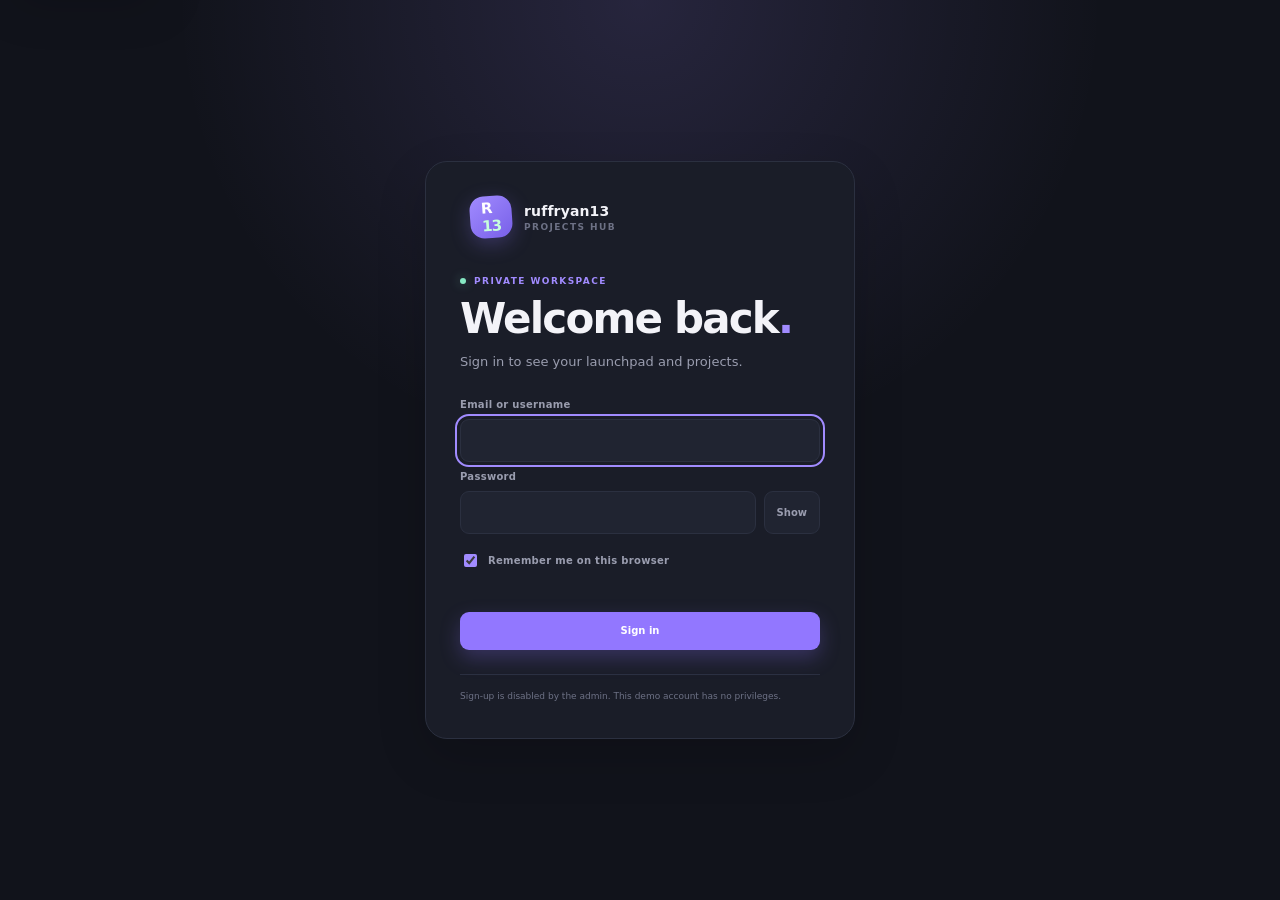
<file: index.html>
<!doctype html>
<html lang="en" data-theme="dark">
  <head>
    <meta charset="utf-8">
    <meta name="viewport" content="width=device-width, initial-scale=1">
    <meta name="theme-color" content="#11131b">
    <meta name="description" content="Ruffryan13 Projects — a personal hub for learning, games, and useful tools.">
    <title>Ruffryan13 Projects</title>
    <link rel="icon" href="ruffryan13-world.png" type="image/png">
    <link rel="stylesheet" href="styles.css?v=4c70fb8">
    <link rel="stylesheet" href="motion.css?v=test-login-20261125-1">
    <script src="auth.js?v=login-gate-20261125-1" defer></script>
    <script src="chess.js?v=4c70fb8" defer></script>
    <script src="app.js?v=provider-setup-20261125-1" defer></script>
    <script src="app-features.js?v=provider-setup-20261125-1" defer></script>
  </head>
  <body>
    <main class="auth-gate" id="auth-gate" aria-labelledby="auth-title">
      <div class="auth-card">
        <div class="brand auth-brand" aria-label="Ruffryan13 Projects">
          <span class="brand-mark">R<span>13</span></span>
          <span class="brand-copy"><strong>ruffryan13</strong><small>PROJECTS HUB</small></span>
        </div>
        <div class="eyebrow"><span class="live-pip"></span> PRIVATE WORKSPACE</div>
        <h1 id="auth-title">Welcome back<span class="heading-dot">.</span></h1>
        <p class="auth-intro">Sign in to see your launchpad and projects.</p>
        <form class="auth-form" id="auth-form">
          <label for="auth-identity">Email or username</label>
          <input id="auth-identity" name="identity" type="text" autocomplete="username" required autofocus>
          <label for="auth-password">Password</label>
          <div class="auth-password-row">
            <input id="auth-password" name="password" type="password" autocomplete="current-password" required>
            <button class="auth-password-toggle" id="auth-password-toggle" type="button" aria-pressed="false">Show</button>
          </div>
          <label class="auth-remember"><input id="auth-remember" type="checkbox" checked> Remember me on this browser</label>
          <p class="auth-feedback" id="auth-feedback" role="alert" aria-live="polite"></p>
          <button class="button button-primary auth-submit" type="submit">Sign in</button>
        </form>
        <p class="auth-note">Sign-up is disabled by the admin. This demo account has no privileges.</p>
      </div>
    </main>
    <a class="skip-link" href="#main-content">Skip to content</a>
    <div class="app-shell" id="launchpad-shell" hidden>
      <aside class="sidebar" aria-label="Main navigation">
        <a class="brand" href="#" aria-label="Ruffryan13 Projects home">
          <span class="brand-mark">R<span>13</span></span>
          <span class="brand-copy"><strong>ruffryan13</strong><small>PROJECTS HUB</small></span>
        </a>

        <div class="side-label">WORKSPACE</div>
        <nav class="side-nav">
          <button class="nav-item active" data-filter="all" aria-pressed="true"><span aria-hidden="true">◈</span> Overview</button>
          <button class="nav-item" data-filter="learn" aria-pressed="false"><span aria-hidden="true">✦</span> Learn</button>
          <button class="nav-item" data-filter="play" aria-pressed="false"><span aria-hidden="true">▣</span> Play</button>
          <button class="nav-item" data-filter="tools" aria-pressed="false"><span aria-hidden="true">⌘</span> Tools</button>
          <button class="nav-item" data-filter="connect" aria-pressed="false"><span aria-hidden="true">⌁</span> Connect</button>
        </nav>

        <div class="side-spacer"></div>
        <div class="sidebar-note">
          <span class="note-spark">✳</span>
          <p>A little corner of the web, made for you.</p>
        </div>
        <button class="nav-item side-settings" data-open="settings"><span>⚙</span> Settings</button>
        <div class="profile-chip">
          <span class="avatar">R</span>
          <span><strong>Ruffryan13</strong><small>Personal space</small></span>
          <span class="profile-dot" aria-label="Offline preview"></span>
        </div>
      </aside>

      <main class="main-content" id="main-content" tabindex="-1">
        <header class="topbar">
          <div class="breadcrumbs"><span>Workspace</span><i>/</i><strong id="crumb-current">Overview</strong></div>
          <div class="top-actions">
            <label class="search-box">
              <span aria-hidden="true">⌕</span>
              <input id="app-search" type="search" placeholder="Find an app..." aria-label="Find an app">
              <kbd>/</kbd>
            </label>
            <button class="icon-button" id="theme-toggle" aria-label="Switch to light theme" title="Toggle theme">☼</button>
            <button class="icon-button notification-button" id="notification-toggle" aria-label="Show notifications" title="Notifications">
              ♧<span class="notification-dot"></span>
            </button>
            <button class="user-button" data-open="login"><span class="avatar small">R</span><span>Sign in</span><span aria-hidden="true">⌄</span></button>
          </div>
        </header>

        <div class="page-wrap">
          <section class="welcome-row">
            <div class="welcome-copy">
              <div class="eyebrow"><span class="live-pip"></span> YOUR PERSONAL LAUNCHPAD</div>
              <h1>Make room for <em>what’s next.</em></h1>
              <p>Learn something new, jump into a game, or open a tool. Your projects, all in one place.</p>
              <div class="welcome-actions">
                <a class="button button-primary" href="#launchpad">Explore your apps <span aria-hidden="true">↘</span></a>
                <button class="button button-quiet" data-open="notes">✎ &nbsp;Quick note</button>
              </div>
            </div>
            <div class="hero-art-wrap">
              <div class="art-glow"></div>
              <img class="hero-art" src="ruffryan13-world.png" alt="Square, circle-safe pixel-art computer overlooking a colorful block-built world">
              <span class="art-caption">BUILD YOUR OWN WORLD <b>✳</b></span>
            </div>
          </section>

          <section class="quick-strip" aria-label="Quick status">
            <div class="quick-item"><span class="quick-icon purple">✦</span><span><strong>Curiosity mode</strong><small>Ready when you are</small></span></div>
            <div class="quick-divider"></div>
            <div class="quick-item"><span class="quick-icon green">▣</span><span><strong>Game shelf</strong><small id="game-status">Chess is ready to play</small></span></div>
            <div class="quick-divider"></div>
            <div class="quick-item"><span class="quick-icon orange">☁</span><span><strong>Connected services</strong><small>None connected yet</small></span></div>
            <button class="strip-arrow" data-open="settings" aria-label="Open settings">↗</button>
          </section>

          <section class="launch-section" id="launchpad">
            <div class="section-heading">
              <div>
                <div class="eyebrow">THE GOOD STUFF</div>
                <h2 id="section-title">Your launchpad<span class="heading-dot">.</span></h2>
              </div>
              <div class="view-controls" role="group" aria-label="Filter apps">
                <button class="filter-chip selected" data-filter="all" aria-pressed="true">All apps <span id="app-count">15</span></button>
                <button class="filter-chip" data-filter="learn" aria-pressed="false">Learn</button>
                <button class="filter-chip" data-filter="play" aria-pressed="false">Play</button>
                <button class="filter-chip" data-filter="tools" aria-pressed="false">Tools</button>
                <button class="filter-chip" data-filter="connect" aria-pressed="false">Connect</button>
              </div>
            </div>
            <div class="app-grid" id="app-grid" aria-live="polite"></div>
            <p class="empty-state" id="empty-state" hidden>No apps match that search. Try another word.</p>
          </section>

          <footer class="page-footer">
            <span>RUFFRYAN13 PROJECTS <b>•</b> YOUR SPACE ON THE WEB</span>
            <span>Preview build <i>—</i> integrations need setup</span>
          </footer>
        </div>
      </main>
    </div>

    <div class="toast" id="toast" role="status" aria-live="polite"></div>
    <div class="notification-popover" id="notification-popover" hidden>
      <div class="popover-heading"><strong>Notifications</strong><button id="close-notifications" aria-label="Close notifications">×</button></div>
      <p class="notification-empty">You’re all caught up.<br><span>Updates will show here when services are connected.</span></p>
    </div>

    <dialog class="app-dialog" id="app-dialog" aria-labelledby="dialog-title">
      <button class="dialog-close" id="dialog-close" aria-label="Close">×</button>
      <div class="dialog-icon" id="dialog-icon">✦</div>
      <div class="eyebrow" id="dialog-kicker">APP PREVIEW</div>
      <h2 id="dialog-title">App details</h2>
      <div class="dialog-status" id="dialog-status"></div>
      <p class="dialog-description" id="dialog-description"></p>
      <div id="dialog-extra"></div>
      <div class="dialog-footnote" id="dialog-footnote"></div>
    </dialog>
  </body>
</html>
</file>
<file: styles.css>
/* Generated using AppDeploy UI skill */
:root {
  color-scheme: dark;
  --page: #11131b;
  --sidebar: #151721;
  --panel: #1a1d28;
  --panel-2: #202431;
  --panel-hover: #252a38;
  --line: #2b3040;
  --text: #f3f3f8;
  --muted: #9a9daf;
  --quiet: #6d7185;
  --purple: #a18bff;
  --purple-bright: #9277ff;
  --mint: #86e8c3;
  --orange: #ffc078;
  --shadow: 0 18px 50px #00000028;
  font-family: Inter, ui-sans-serif, system-ui, -apple-system, BlinkMacSystemFont, "Segoe UI", sans-serif;
}

[data-theme="light"] {
  color-scheme: light;
  --page: #f5f5fa;
  --sidebar: #fbfbfe;
  --panel: #ffffff;
  --panel-2: #f0eff7;
  --panel-hover: #e8e5f5;
  --line: #deddea;
  --text: #202031;
  --muted: #65677d;
  --quiet: #85869a;
  --purple: #7051d7;
  --purple-bright: #7658df;
  --mint: #268566;
  --orange: #a56317;
  --shadow: 0 18px 50px #28204412;
}

* { box-sizing: border-box; }
html { scroll-behavior: smooth; }
body { margin: 0; min-width: 320px; background: var(--page); color: var(--text); }
.auth-gate { display: grid; min-height: 100vh; place-items: center; padding: 24px; background: radial-gradient(circle at 50% 0%, color-mix(in srgb, var(--purple) 15%, transparent), transparent 42%), var(--page); }
.auth-gate[hidden], .app-shell[hidden] { display: none; }
.auth-card { width: min(430px, 100%); padding: 34px; border: 1px solid var(--line); border-radius: 22px; background: var(--panel); box-shadow: var(--shadow); }
.auth-brand { padding: 0 0 32px; }
.auth-card h1 { margin: 9px 0 10px; font-size: clamp(30px, 6vw, 42px); letter-spacing: -1.8px; }
.auth-intro { margin: 0 0 26px; color: var(--muted); font-size: 13px; line-height: 1.6; }
.auth-form { display: grid; gap: 9px; }
.auth-form label { color: var(--muted); font-size: 10px; font-weight: 700; letter-spacing: .03em; }
.auth-form input[type="text"], .auth-form input[type="password"] { width: 100%; min-height: 43px; padding: 0 12px; border: 1px solid var(--line); border-radius: 9px; background: var(--panel-2); color: var(--text); font: inherit; }
.auth-password-row { display: flex; gap: 8px; }
.auth-password-row input { min-width: 0; flex: 1; }
.auth-password-toggle { padding: 0 12px; border: 1px solid var(--line); border-radius: 9px; background: var(--panel-2); color: var(--muted); cursor: pointer; font-size: 10px; font-weight: 700; }
.auth-remember { display: flex; align-items: center; gap: 8px; margin: 8px 0 2px; cursor: pointer; }
.auth-remember input { accent-color: var(--purple); }
.auth-submit { width: 100%; margin-top: 5px; }
.auth-feedback { min-height: 1.4em; margin: 3px 0 0; color: #f2aaaa; font-size: 10px; line-height: 1.5; }
.auth-note { margin: 24px 0 0; padding-top: 15px; border-top: 1px solid var(--line); color: var(--quiet); font-size: 9px; line-height: 1.55; }
.skip-link { position: fixed; z-index: 20; top: 10px; left: 10px; padding: 10px 13px; transform: translateY(-160%); border: 1px solid var(--line); border-radius: 9px; background: var(--panel); color: var(--text); box-shadow: var(--shadow); }
.skip-link:focus { transform: translateY(0); }
#main-content:focus { outline: none; }
button, input, textarea { font: inherit; }
button, a { -webkit-tap-highlight-color: transparent; }
button { color: inherit; }
a { color: inherit; text-decoration: none; }
button:focus-visible, a:focus-visible, input:focus-visible, textarea:focus-visible { outline: 2px solid var(--purple); outline-offset: 3px; }

.app-shell { display: grid; grid-template-columns: 248px minmax(0, 1fr); min-height: 100vh; }
.sidebar { display: flex; flex-direction: column; min-height: 100vh; padding: 27px 16px 18px; background: var(--sidebar); border-right: 1px solid var(--line); }
.brand { display: flex; align-items: center; gap: 12px; padding: 0 10px 38px; }
.brand-mark { display: grid; width: 42px; height: 42px; place-content: center; border-radius: 14px; background: linear-gradient(140deg, #a18bff, #7860e8); color: #fff; font-size: 15px; font-weight: 850; letter-spacing: -1px; box-shadow: 0 6px 20px #9078fa44; transform: rotate(-4deg); }
.brand-mark span { color: #c7ffdb; }
.brand-copy { display: grid; gap: 3px; }
.brand-copy strong { font-size: 14px; letter-spacing: .01em; }
.brand-copy small, .profile-chip small { color: var(--quiet); font-size: 9px; font-weight: 750; letter-spacing: .16em; }
.side-label { margin: 0 10px 12px; color: var(--quiet); font-size: 9px; font-weight: 800; letter-spacing: .17em; }
.side-nav { display: grid; gap: 5px; }
.nav-item { display: flex; width: 100%; align-items: center; gap: 13px; padding: 11px 12px; border: 0; border-radius: 10px; background: transparent; color: var(--muted); text-align: left; cursor: pointer; transition: background .18s ease, color .18s ease; }
.nav-item span { display: inline-grid; width: 19px; place-items: center; color: var(--quiet); font-size: 16px; }
.nav-item:hover, .nav-item.active { background: var(--panel-2); color: var(--text); }
.nav-item.active span { color: var(--purple); }
.side-spacer { flex: 1; min-height: 32px; }
.sidebar-note { position: relative; margin: 0 3px 20px; padding: 16px 14px 14px; overflow: hidden; border: 1px solid var(--line); border-radius: 13px; background: linear-gradient(135deg, #9a83ff16, transparent 75%), var(--panel); }
.sidebar-note::after { position: absolute; right: -15px; bottom: -27px; width: 86px; height: 86px; border: 1px solid #a18bff22; border-radius: 50%; content: ""; }
.note-spark { color: var(--purple); }
.sidebar-note p { max-width: 145px; margin: 9px 0 0; color: var(--muted); font-size: 11px; line-height: 1.55; }
.side-settings { margin-bottom: 14px; }
.profile-chip { display: flex; align-items: center; gap: 10px; padding: 13px 10px 0; border-top: 1px solid var(--line); }
.profile-chip > span:nth-child(2) { display: grid; flex: 1; gap: 4px; }
.profile-chip strong { font-size: 11px; }
.profile-chip small { font-size: 8px; letter-spacing: .03em; }
.avatar { display: grid; width: 34px; height: 34px; place-items: center; border: 1px solid #a18bff52; border-radius: 11px; background: #a18bff20; color: var(--purple); font-weight: 800; }
.avatar.small { width: 26px; height: 26px; border-radius: 8px; font-size: 11px; }
.profile-dot, .live-pip { width: 7px; height: 7px; border-radius: 50%; background: var(--mint); box-shadow: 0 0 11px #86e8c36b; }

.main-content { min-width: 0; }
.topbar { position: sticky; z-index: 3; top: 0; display: flex; height: 72px; align-items: center; justify-content: space-between; gap: 20px; padding: 0 38px; border-bottom: 1px solid var(--line); background: color-mix(in srgb, var(--page) 91%, transparent); backdrop-filter: blur(16px); }
.breadcrumbs { display: flex; align-items: center; gap: 10px; color: var(--quiet); font-size: 11px; }
.breadcrumbs i { color: var(--line); font-style: normal; }
.breadcrumbs strong { color: var(--muted); font-weight: 600; }
.top-actions { display: flex; align-items: center; gap: 11px; }
.search-box { display: flex; width: min(230px, 22vw); height: 36px; align-items: center; gap: 8px; padding: 0 9px 0 12px; border: 1px solid var(--line); border-radius: 9px; background: var(--panel); color: var(--quiet); }
.search-box > span { font-size: 20px; line-height: 1; }
.search-box input { width: 100%; min-width: 0; border: 0; outline: 0; background: transparent; color: var(--text); font-size: 11px; }
.search-box input::placeholder { color: var(--quiet); }
kbd { padding: 2px 5px; border: 1px solid var(--line); border-radius: 4px; color: var(--quiet); font-family: inherit; font-size: 9px; }
.icon-button { position: relative; display: grid; width: 36px; height: 36px; place-items: center; border: 1px solid var(--line); border-radius: 9px; background: var(--panel); color: var(--muted); cursor: pointer; font-size: 16px; }
.icon-button:hover { border-color: var(--purple); color: var(--text); }
.notification-dot { position: absolute; top: 7px; right: 7px; width: 5px; height: 5px; border: 1px solid var(--panel); border-radius: 50%; background: var(--purple); }
.user-button { display: flex; align-items: center; gap: 8px; padding: 4px 9px 4px 5px; border: 1px solid var(--line); border-radius: 9px; background: var(--panel); color: var(--muted); cursor: pointer; font-size: 10px; }
.user-button span:last-child { color: var(--quiet); }

.page-wrap { width: min(1160px, 100%); margin: 0 auto; padding: 34px 38px 23px; }
.welcome-row { position: relative; display: grid; min-height: 260px; grid-template-columns: 1.05fr .95fr; align-items: center; overflow: hidden; padding: 24px 31px; border: 1px solid var(--line); border-radius: 18px; background: radial-gradient(ellipse at 75% 42%, #8270db22, transparent 37%), linear-gradient(120deg, var(--panel) 0%, var(--panel) 49%, #201e30 100%); box-shadow: var(--shadow); }
[data-theme="light"] .welcome-row { background: radial-gradient(ellipse at 75% 42%, #8270db1c, transparent 37%), linear-gradient(120deg, var(--panel), #f1effa); }
.welcome-copy { position: relative; z-index: 1; }
.eyebrow { display: flex; align-items: center; gap: 8px; color: var(--purple); font-size: 9px; font-weight: 800; letter-spacing: .16em; }
.live-pip { width: 6px; height: 6px; }
h1 { max-width: 480px; margin: 15px 0 10px; font-size: clamp(29px, 4vw, 43px); font-weight: 750; letter-spacing: -.055em; line-height: 1.12; }
h1 em { color: var(--purple); font-style: normal; }
.welcome-copy > p { max-width: 400px; margin: 0; color: var(--muted); font-size: 12px; line-height: 1.65; }
.welcome-actions { display: flex; flex-wrap: wrap; gap: 10px; margin-top: 21px; }
.button { display: inline-flex; min-height: 38px; align-items: center; justify-content: center; gap: 14px; padding: 0 14px; border: 1px solid transparent; border-radius: 9px; cursor: pointer; font-size: 10px; font-weight: 700; transition: transform .18s ease, background .18s ease; }
.button:hover { transform: translateY(-2px); }
.button-primary { background: var(--purple-bright); color: #fff; box-shadow: 0 8px 20px #8166e64a; }
.button-primary:hover { background: #a18bff; }
.button-quiet { border-color: var(--line); background: var(--panel-2); color: var(--muted); }
.button-quiet:hover { background: var(--panel-hover); }
.hero-art-wrap { position: relative; display: grid; min-width: 0; height: 222px; place-items: center; }
.art-glow { position: absolute; width: 72%; height: 85%; border-radius: 50%; background: #9b7aff20; filter: blur(37px); }
.hero-art { position: relative; width: min(100%, 220px); aspect-ratio: 1; height: auto; border-radius: 50%; object-fit: cover; filter: drop-shadow(0 18px 26px #0000003b); }
.art-caption { position: absolute; right: 7px; bottom: 1px; display: flex; align-items: center; gap: 9px; color: var(--quiet); font-size: 8px; font-weight: 800; letter-spacing: .14em; }
.art-caption b { color: var(--mint); font-size: 12px; }

.quick-strip { display: flex; align-items: center; gap: 20px; margin-top: 15px; padding: 13px 17px; border: 1px solid var(--line); border-radius: 13px; background: var(--panel); }
.quick-item { display: flex; flex: 1; align-items: center; gap: 10px; min-width: 0; }
.quick-icon { display: grid; width: 34px; height: 34px; flex: 0 0 auto; place-items: center; border-radius: 10px; background: #a18bff17; color: var(--purple); }
.quick-icon.green { background: #86e8c317; color: var(--mint); }
.quick-icon.orange { background: #ffc07818; color: var(--orange); }
.quick-item > span:last-child { display: grid; gap: 4px; min-width: 0; }
.quick-item strong { overflow: hidden; font-size: 10px; font-weight: 700; text-overflow: ellipsis; white-space: nowrap; }
.quick-item small { overflow: hidden; color: var(--quiet); font-size: 9px; text-overflow: ellipsis; white-space: nowrap; }
.quick-divider { width: 1px; height: 30px; background: var(--line); }
.strip-arrow { display: grid; width: 28px; height: 28px; flex: 0 0 auto; place-items: center; border: 0; border-radius: 8px; background: transparent; color: var(--quiet); cursor: pointer; }
.strip-arrow:hover { background: var(--panel-hover); color: var(--text); }

.launch-section { padding-top: 36px; scroll-margin-top: 85px; }
.section-heading { display: flex; align-items: end; justify-content: space-between; gap: 20px; margin-bottom: 17px; }
.section-heading .eyebrow { font-size: 8px; }
h2 { margin: 7px 0 0; font-size: 22px; font-weight: 720; letter-spacing: -.045em; }
.heading-dot { color: var(--purple); }
.view-controls { display: flex; flex-wrap: wrap; gap: 5px; padding: 4px; border: 1px solid var(--line); border-radius: 10px; background: var(--panel); }
.filter-chip { display: flex; align-items: center; gap: 6px; min-height: 27px; padding: 0 10px; border: 0; border-radius: 7px; background: transparent; color: var(--muted); cursor: pointer; font-size: 9px; }
.filter-chip:hover { color: var(--text); }
.filter-chip.selected { background: var(--panel-hover); color: var(--text); }
.filter-chip span { display: inline-grid; min-width: 17px; height: 17px; place-items: center; border-radius: 5px; background: #a18bff24; color: var(--purple); font-size: 8px; }
.app-grid { display: grid; grid-template-columns: repeat(4, minmax(0, 1fr)); gap: 11px; }
.app-card { position: relative; display: flex; min-height: 139px; flex-direction: column; align-items: flex-start; padding: 15px; overflow: hidden; border: 1px solid var(--line); border-radius: 13px; background: var(--panel); text-align: left; cursor: pointer; transition: transform .2s ease, border-color .2s ease, background .2s ease; }
.app-card:hover { transform: translateY(-3px); border-color: #a18bff65; background: var(--panel-hover); }
.card-top { display: flex; width: 100%; align-items: center; justify-content: space-between; }
.app-icon { display: grid; width: 38px; height: 38px; place-items: center; border: 1px solid var(--line); border-radius: 11px; background: var(--panel-2); font-size: 18px; }
.card-arrow { color: var(--quiet); font-size: 15px; transition: transform .2s ease, color .2s ease; }
.app-card:hover .card-arrow { transform: translate(2px, -2px); color: var(--purple); }
.app-card h3 { margin: 14px 0 4px; font-size: 11px; font-weight: 720; letter-spacing: -.01em; }
.app-card p { margin: 0; color: var(--quiet); font-size: 9px; line-height: 1.45; }
.card-status { position: absolute; right: 13px; bottom: 12px; display: flex; align-items: center; gap: 5px; max-width: 60%; overflow: hidden; color: var(--quiet); font-size: 8px; text-overflow: ellipsis; white-space: nowrap; }
.card-status::before { width: 5px; height: 5px; flex: 0 0 auto; border-radius: 50%; background: var(--purple); content: ""; }
.card-status.ready::before { background: var(--mint); }
.card-status.pending::before { background: var(--orange); }
.app-card::after { position: absolute; right: -26px; bottom: 15px; width: 54px; height: 54px; border: 1px solid #a18bff10; border-radius: 50%; content: ""; pointer-events: none; }
.empty-state { padding: 38px 12px; color: var(--muted); text-align: center; font-size: 12px; }
.page-footer { display: flex; justify-content: space-between; gap: 12px; margin-top: 29px; padding-top: 14px; border-top: 1px solid var(--line); color: var(--quiet); font-size: 8px; letter-spacing: .08em; }
.page-footer b { padding: 0 5px; color: var(--purple); }
.page-footer i { color: var(--purple); font-style: normal; }

.app-dialog { position: fixed; width: min(440px, calc(100% - 32px)); max-height: min(85vh, 680px); padding: 27px; overflow-y: auto; border: 1px solid var(--line); border-radius: 17px; background: var(--panel); color: var(--text); box-shadow: 0 24px 90px #00000077; }
.app-dialog::backdrop { background: #05060bb8; backdrop-filter: blur(5px); }
.dialog-close { position: absolute; top: 14px; right: 14px; display: grid; width: 30px; height: 30px; place-items: center; border: 1px solid var(--line); border-radius: 8px; background: var(--panel-2); color: var(--muted); cursor: pointer; font-size: 19px; }
.dialog-icon { display: grid; width: 44px; height: 44px; margin-bottom: 18px; place-items: center; border: 1px solid var(--line); border-radius: 13px; background: var(--panel-2); font-size: 21px; }
.app-dialog .eyebrow { font-size: 8px; }
.app-dialog h2 { margin: 8px 0 12px; font-size: 25px; }
.dialog-status { display: inline-flex; align-items: center; gap: 6px; padding: 5px 8px; border: 1px solid var(--line); border-radius: 7px; background: var(--panel-2); color: var(--muted); font-size: 9px; }
.dialog-status::before { width: 6px; height: 6px; border-radius: 50%; background: var(--orange); content: ""; }
.dialog-description { margin: 16px 0; color: var(--muted); font-size: 12px; line-height: 1.65; }
.dialog-footnote { margin-top: 19px; padding-top: 13px; border-top: 1px solid var(--line); color: var(--quiet); font-size: 9px; line-height: 1.5; }
.app-dialog.chess-dialog { width: min(920px, calc(100% - 32px)); max-height: min(92vh, 920px); }
.chess-dialog .dialog-description { margin-bottom: 12px; }
.chess-dialog .dialog-footnote { margin-top: 13px; }
.chess-dialog .dialog-status::before { background: var(--mint); }
.chess-game { margin-top: 12px; }
.chess-toolbar { display: flex; align-items: flex-start; justify-content: space-between; gap: 14px; margin-bottom: 15px; }
.chess-status-block { min-width: 0; }
.chess-overline { margin: 0 0 4px; color: var(--quiet); font-size: 8px; font-weight: 750; letter-spacing: .12em; }
.chess-status { margin: 0; color: var(--text); font-size: 13px; font-weight: 750; }
.chess-hint { margin: 5px 0 0; color: var(--muted); font-size: 10px; line-height: 1.5; }
.chess-actions { display: flex; flex-wrap: wrap; justify-content: flex-end; gap: 6px; }
.chess-control { min-height: 32px; padding: 0 9px; border: 1px solid var(--line); border-radius: 8px; background: var(--panel-2); color: var(--muted); cursor: pointer; font-size: 9px; font-weight: 650; }
.chess-control:hover:not(:disabled), .chess-promotion-choice:hover { border-color: var(--purple); color: var(--text); }
.chess-control:disabled { cursor: not-allowed; opacity: .45; }
.chess-new-game { color: var(--text); }
.chess-main-layout { display: grid; grid-template-columns: minmax(0, 1fr) 175px; align-items: start; gap: 14px; }
.chess-board-wrap { width: 100%; max-width: 600px; overflow: hidden; border: 3px solid #53654e; border-radius: 8px; background: #53654e; box-shadow: 0 10px 24px #00000024; }
.chess-board { display: grid; width: 100%; aspect-ratio: 1; grid-template-columns: repeat(8, minmax(0, 1fr)); grid-template-rows: repeat(8, minmax(0, 1fr)); overflow: hidden; }
.chess-square { position: relative; display: grid; min-width: 0; min-height: 0; place-items: center; padding: 0; border: 0; cursor: pointer; }
.chess-square.light-square { background: #e8dfc7; }
.chess-square.dark-square { background: #78936d; }
.chess-square.is-last-move { box-shadow: inset 0 0 0 999px #f4c95d45; }
.chess-square.is-check { box-shadow: inset 0 0 0 999px #e75a5a91; }
.chess-square.is-selected { outline: 3px solid #9277ff; outline-offset: -3px; z-index: 1; }
.chess-square:focus-visible { outline: 3px solid #7f63ff; outline-offset: -3px; z-index: 2; }
.chess-square.is-legal::after { position: absolute; z-index: 1; width: 27%; height: 27%; border-radius: 50%; background: #202a35a8; content: ""; pointer-events: none; }
.chess-square.is-legal.is-capture::after { width: 83%; height: 83%; border: 3px solid #202a35a8; background: transparent; }
.chess-piece { z-index: 1; font-family: "DejaVu Sans", "Segoe UI Symbol", sans-serif; font-size: clamp(24px, 5.2vw, 55px); line-height: 1; user-select: none; }
.white-piece { color: #fffdf6; filter: drop-shadow(0 1px 1px #28302c) drop-shadow(0 2px 2px #28302c); }
.black-piece { color: #20242b; filter: drop-shadow(0 1px 1px #fffdf6); }
.chess-rank, .chess-file { position: absolute; z-index: 2; color: #28302c; font-size: clamp(7px, 1.1vw, 10px); font-weight: 800; line-height: 1; pointer-events: none; }
.chess-rank { top: 3px; left: 4px; }
.chess-file { right: 4px; bottom: 3px; }
.dark-square .chess-rank, .dark-square .chess-file { color: #f7f4e9; }
.chess-move-panel { min-width: 0; padding: 12px; border: 1px solid var(--line); border-radius: 10px; background: var(--page); }
.chess-move-panel h3 { margin: 0 0 10px; color: var(--muted); font-size: 9px; letter-spacing: .08em; text-transform: uppercase; }
.chess-move-list { display: grid; max-height: min(60vh, 475px); grid-template-columns: 1fr; gap: 2px; margin: 0; padding: 0; overflow-y: auto; list-style: none; }
.chess-move-list li { display: grid; grid-template-columns: 24px minmax(0, 1fr) minmax(0, 1fr); gap: 4px; padding: 5px 4px; border-radius: 5px; color: var(--text); font-size: 10px; font-variant-numeric: tabular-nums; }
.chess-move-list li:nth-child(odd) { background: var(--panel-2); }
.chess-move-number { color: var(--quiet); }
.chess-promotion, .chess-draw-claim { display: flex; align-items: center; flex-wrap: wrap; gap: 10px; margin-top: 12px; padding: 9px 11px; border: 1px solid var(--line); border-radius: 9px; background: var(--page); color: var(--muted); font-size: 10px; }
.chess-promotion[hidden], .chess-draw-claim[hidden] { display: none; }
.chess-promotion-options { display: flex; gap: 5px; }
.chess-promotion-choice { display: grid; width: 34px; height: 34px; place-items: center; border: 1px solid var(--line); border-radius: 7px; background: var(--panel-2); color: var(--text); cursor: pointer; font-size: 22px; }
.chess-draw-claim { justify-content: space-between; }
.module-box { margin-top: 13px; padding: 13px; border: 1px solid var(--line); border-radius: 11px; background: var(--page); }
.module-box label { display: block; margin-bottom: 8px; color: var(--muted); font-size: 10px; font-weight: 650; }
.module-box textarea, .module-box input, .module-box select { width: 100%; border: 1px solid var(--line); border-radius: 8px; background: var(--panel); color: var(--text); font-size: 11px; }
.module-box textarea { min-height: 105px; padding: 10px; resize: vertical; }
.module-box input { min-height: 37px; padding: 0 10px; }
.module-box select { min-height: 37px; padding: 0 10px; }
.module-box .button { margin-top: 9px; }
.module-output { margin: 10px 0 0; color: var(--muted); font-size: 10px; line-height: 1.55; }
.module-box .local-note { margin: 9px 0 0; color: var(--quiet); font-size: 9px; line-height: 1.5; }
.settings-row { display: flex; align-items: center; justify-content: space-between; gap: 10px; margin-top: 9px; padding: 10px 0; border-top: 1px solid var(--line); color: var(--muted); font-size: 10px; }
.settings-row:first-child { border-top: 0; }
.toggle-button { min-width: 58px; padding: 6px 9px; border: 1px solid var(--line); border-radius: 7px; background: var(--panel-2); color: var(--text); cursor: pointer; font-size: 9px; }
.toast { position: fixed; z-index: 10; right: 24px; bottom: 24px; max-width: min(350px, calc(100vw - 32px)); padding: 12px 15px; transform: translateY(15px); border: 1px solid var(--line); border-radius: 10px; background: var(--panel); color: var(--text); opacity: 0; pointer-events: none; box-shadow: var(--shadow); font-size: 11px; transition: opacity .2s ease, transform .2s ease; }
.toast.visible { transform: translateY(0); opacity: 1; }
.notification-popover { position: fixed; z-index: 5; top: 61px; right: 123px; width: 280px; padding: 15px; border: 1px solid var(--line); border-radius: 12px; background: var(--panel); box-shadow: var(--shadow); }
.popover-heading { display: flex; align-items: center; justify-content: space-between; font-size: 11px; }
.popover-heading button { border: 0; background: transparent; color: var(--muted); cursor: pointer; font-size: 18px; }
.notification-empty { margin: 18px 0 4px; color: var(--text); text-align: center; font-size: 11px; line-height: 1.7; }
.notification-empty span { color: var(--quiet); font-size: 9px; }

@media (max-width: 1050px) {
  .app-shell { grid-template-columns: 210px minmax(0, 1fr); }
  .topbar { padding-right: 24px; padding-left: 24px; }
  .page-wrap { padding-right: 24px; padding-left: 24px; }
  .app-grid { grid-template-columns: repeat(3, minmax(0, 1fr)); }
  .welcome-row { grid-template-columns: 1.1fr .9fr; }
}
@media (max-width: 760px) {
  .app-shell { display: block; }
  .sidebar { position: sticky; z-index: 4; top: 0; display: flex; min-height: 0; flex-direction: row; align-items: center; justify-content: space-between; gap: 8px; padding: 10px 14px; border-right: 0; border-bottom: 1px solid var(--line); }
  .brand { gap: 8px; padding: 0; }
  .brand-mark { width: 35px; height: 35px; border-radius: 11px; font-size: 12px; }
  .brand-copy strong { font-size: 11px; }
  .brand-copy small { font-size: 7px; }
  .side-label, .side-spacer, .sidebar-note, .profile-chip { display: none; }
  .side-nav { display: flex; gap: 2px; }
  .nav-item { width: auto; justify-content: center; gap: 0; padding: 9px 10px; font-size: 0; }
  .nav-item span { font-size: 16px; }
  .side-settings { margin: 0; }
  .topbar { position: relative; height: 57px; padding: 0 14px; }
  .top-actions { gap: 6px; }
  .search-box { width: clamp(110px, 31vw, 210px); }
  .user-button { padding-right: 6px; font-size: 0; }
  .user-button span:last-child { font-size: 10px; }
  .page-wrap { padding: 19px 14px 18px; }
  .welcome-row { min-height: 240px; grid-template-columns: 1fr; padding: 24px 20px 11px; }
  .welcome-copy { max-width: 540px; }
  .welcome-copy > p { max-width: 400px; }
  .hero-art-wrap { position: absolute; right: -10px; bottom: -9px; width: 48%; height: 132px; opacity: .73; }
  .hero-art { width: 124px; height: 124px; }
  .art-caption { display: none; }
  .welcome-actions { margin-top: 17px; }
  .quick-strip { gap: 10px; padding: 10px; }
  .quick-divider { height: 25px; }
  .quick-item { gap: 7px; }
  .quick-icon { width: 28px; height: 28px; }
  .quick-item strong { font-size: 9px; }
  .quick-item small { font-size: 8px; }
  .strip-arrow { display: none; }
  .launch-section { padding-top: 29px; }
  .section-heading { display: block; }
  .view-controls { margin-top: 14px; width: max-content; max-width: 100%; overflow-x: auto; }
  .filter-chip { padding: 0 8px; }
  .app-grid { grid-template-columns: repeat(2, minmax(0, 1fr)); gap: 8px; }
  .app-card { min-height: 132px; padding: 12px; }
  .page-footer { flex-direction: column; font-size: 7px; }
  .notification-popover { top: 119px; right: 13px; }
}
@media (max-width: 390px) {
  .brand-copy { display: none; }
  .nav-item { padding: 8px; }
  .breadcrumbs { font-size: 10px; }
  .breadcrumbs > span, .breadcrumbs i { display: none; }
  .topbar { gap: 5px; }
  .top-actions { gap: 5px; }
  .search-box { width: 105px; }
  .icon-button { width: 32px; height: 32px; }
  h1 { font-size: 29px; }
  .quick-strip { gap: 7px; }
  .quick-item { gap: 5px; }
  .quick-item small { font-size: 7px; }
}
@media (max-width: 620px) {
  .app-dialog.chess-dialog { width: calc(100% - 20px); padding: 20px 15px; }
  .chess-toolbar { flex-direction: column; }
  .chess-actions { justify-content: flex-start; }
  .chess-main-layout { grid-template-columns: minmax(0, 1fr); }
  .chess-board-wrap { margin: 0 auto; }
  .chess-move-panel { max-height: 155px; }
  .chess-move-list { max-height: 110px; }
  .chess-piece { font-size: clamp(22px, 10vw, 44px); }
}
@media (prefers-reduced-motion: reduce) {
  *, *::before, *::after { scroll-behavior: auto !important; transition-duration: .01ms !important; animation-duration: .01ms !important; }
}
</file>
<file: motion.css>
html[data-motion="full"] .motion-reveal {
  opacity: 0;
  transform: translateY(14px);
  transition: opacity .48s ease, transform .48s cubic-bezier(.2, .75, .25, 1);
  transition-delay: calc(var(--reveal-index, 0) * 28ms);
}

html[data-motion="full"] .motion-reveal.is-visible {
  opacity: 1;
  transform: translateY(0);
}

html[data-motion="full"] body {
  animation: page-arrive .45s ease-out both;
}

html[data-motion="full"] .quick-item {
  transition: transform .22s cubic-bezier(.2, .8, .2, 1);
}

html[data-motion="full"] .quick-item:hover {
  transform: translateY(-2px);
}

html[data-motion="full"] .quick-icon,
html[data-motion="full"] .note-spark,
html[data-motion="full"] .strip-arrow,
html[data-motion="full"] .card-arrow,
html[data-motion="full"] .dialog-close,
html[data-motion="full"] .chess-control,
html[data-motion="full"] .chess-promotion-choice,
html[data-motion="full"] .room-tab,
html[data-motion="full"] .toggle-button,
html[data-motion="full"] .filter-chip,
html[data-motion="full"] .user-button,
html[data-motion="full"] .search-box,
html[data-motion="full"] input,
html[data-motion="full"] textarea,
html[data-motion="full"] select {
  transition: color .2s ease, background-color .2s ease, border-color .2s ease,
    box-shadow .2s ease, transform .2s cubic-bezier(.2, .8, .2, 1);
}

html[data-motion="full"] .quick-icon { transition: transform .22s cubic-bezier(.2, .8, .2, 1); }
html[data-motion="full"] .quick-item:hover .quick-icon { transform: rotate(-8deg) scale(1.08); }
html[data-motion="full"] .note-spark { display: inline-block; }
html[data-motion="full"] .sidebar-note:hover .note-spark { animation: spark-turn .55s ease both; }
html[data-motion="full"] .strip-arrow:hover,
html[data-motion="full"] .dialog-close:hover { transform: rotate(8deg) scale(1.06); }
html[data-motion="full"] .search-box:focus-within { border-color: var(--purple); box-shadow: 0 0 0 3px color-mix(in srgb, var(--purple) 16%, transparent); }
html[data-motion="full"] .chess-square:hover:not(:disabled) { filter: brightness(1.08); }
html[data-motion="full"] .room-tab:hover,
html[data-motion="full"] .filter-chip:hover,
html[data-motion="full"] .chess-control:hover:not(:disabled),
html[data-motion="full"] .toggle-button:hover { transform: translateY(-1px); }

html[data-motion="full"] .notification-popover:not([hidden]) {
  animation: popover-arrive .2s cubic-bezier(.2, .8, .2, 1) both;
}

html[data-motion="full"] .toast.visible {
  animation: toast-arrive .22s cubic-bezier(.2, .8, .2, 1) both;
}

html[data-motion="full"] .card-status,
html[data-motion="full"] .dialog-status {
  transition: color .2s ease, background-color .2s ease, border-color .2s ease;
}

.app-card {
  transform-origin: center bottom;
  transition: border-color .2s ease, box-shadow .2s ease, transform .2s cubic-bezier(.2, .8, .2, 1);
}

.app-card:hover {
  transform: translateY(-4px);
  box-shadow: 0 12px 28px #00000020;
}

.app-card:hover .app-icon {
  transform: rotate(-5deg) scale(1.06);
  border-color: color-mix(in srgb, var(--purple) 55%, var(--line));
}

.app-icon {
  transition: transform .24s cubic-bezier(.2, .8, .2, 1), border-color .2s ease;
}

.nav-item {
  transition: background .18s ease, color .18s ease, transform .18s ease;
}

.nav-item:hover {
  transform: translateX(2px);
}

.nav-item.active {
  animation: nav-select .24s ease-out;
}

.app-card:active {
  transform: translateY(-1px) scale(.985);
}

.chess-square {
  transition: background-color .18s ease, box-shadow .18s ease;
}

.chess-square.is-last-move .chess-piece {
  animation: chess-highlight .36s ease-out both;
}

.dialog-status.local-ready::before {
  background: var(--mint);
}

.dialog-status.setup-only::before {
  background: var(--orange);
}

.live-pip {
  animation: pip-pulse 2.6s ease-in-out infinite;
}

.art-glow {
  animation: glow-breathe 7s ease-in-out infinite alternate;
}

.hero-art {
  animation: art-float 6s ease-in-out infinite;
  transform-origin: 50% 65%;
}

.filter-chip.selected {
  animation: chip-pop .22s cubic-bezier(.2, .8, .2, 1) both;
}

.button:active,
.icon-button:active {
  transform: scale(.96);
}

.app-dialog[open] {
  animation: dialog-arrive .22s cubic-bezier(.2, .8, .2, 1) both;
}

.app-dialog[open]::backdrop {
  animation: backdrop-arrive .18s ease-out both;
}

.feature-module {
  animation: module-arrive .24s ease-out both;
}

.feature-heading {
  margin: 0 0 5px;
  font-size: 15px;
  letter-spacing: -.025em;
}

.feature-intro {
  margin: 0 0 13px;
  color: var(--muted);
  font-size: 10px;
  line-height: 1.55;
}

.feature-module h4 {
  margin: 13px 0 6px;
  font-size: 13px;
}

.feature-module input,
.feature-module textarea,
.feature-module select,
.settings-row select {
  min-width: 0;
  border: 1px solid var(--line);
  border-radius: 8px;
  background: var(--panel);
  color: var(--text);
  font: inherit;
}

.feature-module input,
.feature-module select,
.settings-row select {
  min-height: 36px;
  padding: 0 9px;
}

.feature-module textarea {
  width: 100%;
  padding: 9px;
  resize: vertical;
  line-height: 1.5;
}

.feature-form {
  display: grid;
  gap: 9px;
  margin: 12px 0;
}

.feature-form label,
.feature-module > label {
  display: grid;
  gap: 6px;
  color: var(--muted);
  font-size: 10px;
  font-weight: 650;
}

.feature-form .button,
.feature-module > .button {
  justify-self: start;
}

.feature-toolbar {
  display: flex;
  flex-wrap: wrap;
  align-items: center;
  gap: 7px;
  margin: 10px 0;
}

.feature-toolbar input[type="search"] {
  flex: 1 1 130px;
}

.feature-list {
  display: grid;
  gap: 7px;
  margin-top: 12px;
}

.feature-row {
  display: flex;
  align-items: center;
  justify-content: space-between;
  gap: 12px;
  padding: 10px;
  border: 1px solid var(--line);
  border-radius: 9px;
  background: var(--panel);
  animation: row-arrive .2s ease-out both;
}

.feature-row-copy {
  min-width: 0;
}

.feature-row-copy strong {
  display: block;
  font-size: 10px;
}

.feature-row-copy p,
.feature-row > p {
  margin: 4px 0 0;
  color: var(--muted);
  font-size: 9px;
  line-height: 1.5;
  overflow-wrap: anywhere;
}

.feature-row-actions {
  display: flex;
  flex: 0 0 auto;
  flex-wrap: wrap;
  justify-content: flex-end;
  gap: 5px;
}

.small-control {
  display: inline-flex;
  min-height: 30px;
  align-items: center;
  justify-content: center;
  padding: 0 9px;
  border: 1px solid var(--line);
  border-radius: 7px;
  background: var(--panel-2);
  color: var(--muted);
  cursor: pointer;
  font: inherit;
  font-size: 9px;
  text-decoration: none;
  transition: transform .16s ease, border-color .16s ease, color .16s ease;
}

.small-control:hover:not(:disabled) {
  transform: translateY(-1px);
  border-color: var(--purple);
  color: var(--text);
}

.small-control:disabled,
.disabled-link {
  cursor: not-allowed;
  opacity: .5;
}

.empty-module {
  margin: 10px 0;
  color: var(--quiet);
  font-size: 10px;
  line-height: 1.55;
}

.study-lesson {
  margin-top: 13px;
  padding: 12px;
  border: 1px solid var(--line);
  border-radius: 9px;
  background: var(--panel);
}

.study-lesson > p {
  color: var(--muted);
  font-size: 10px;
  line-height: 1.6;
}

.study-question {
  color: var(--text) !important;
  font-weight: 700;
}

.study-choices {
  display: grid;
  gap: 6px;
}

.study-choice {
  padding: 8px 10px;
  border: 1px solid var(--line);
  border-radius: 7px;
  background: var(--panel-2);
  color: var(--muted);
  cursor: pointer;
  text-align: left;
  font-size: 10px;
  transition: border-color .16s ease, transform .16s ease;
}

.study-choice:hover {
  transform: translateX(2px);
  border-color: var(--purple);
}

.study-choice.correct {
  border-color: var(--mint);
  background: color-mix(in srgb, var(--mint) 12%, var(--panel));
  color: var(--text);
}

.study-choice.incorrect {
  border-color: #e87979;
  background: color-mix(in srgb, #e87979 12%, var(--panel));
}

.study-feedback {
  padding: 8px;
  border-radius: 7px;
  background: var(--panel-2);
}

.study-feedback.success {
  color: var(--mint);
}

.study-score {
  color: var(--purple);
  font-size: 10px;
  font-weight: 750;
}

.email-layout,
.notes-layout,
.files-layout {
  display: grid;
  grid-template-columns: minmax(120px, .75fr) minmax(0, 1.25fr);
  gap: 9px;
  margin-top: 12px;
}

.email-list,
.notes-list,
.files-list,
.email-preview,
.file-preview {
  min-width: 0;
  max-height: 280px;
  padding: 8px;
  overflow: auto;
  border: 1px solid var(--line);
  border-radius: 9px;
  background: var(--panel);
}

.email-item,
.note-item,
.file-item {
  display: block;
  width: 100%;
  margin-bottom: 5px;
  padding: 8px;
  overflow: hidden;
  border: 1px solid transparent;
  border-radius: 7px;
  background: var(--panel-2);
  color: var(--muted);
  cursor: pointer;
  text-align: left;
  text-overflow: ellipsis;
  font: inherit;
  font-size: 9px;
}

.email-item:hover,
.email-item.selected,
.note-item:hover,
.note-item.selected,
.file-item:hover {
  border-color: var(--purple);
  color: var(--text);
}

.email-preview h4,
.file-preview h4 {
  margin-top: 4px;
  overflow-wrap: anywhere;
}

.email-meta {
  margin: 5px 0;
  color: var(--quiet);
  font-size: 9px;
  overflow-wrap: anywhere;
}

.email-body-preview,
.file-text-preview {
  max-height: 190px;
  overflow: auto;
  color: var(--muted);
  white-space: pre-wrap;
  overflow-wrap: anywhere;
  font: 10px/1.55 ui-monospace, SFMono-Regular, Consolas, monospace;
}

.note-editor {
  align-content: start;
}

.note-item {
  white-space: nowrap;
}

.calendar-form {
  grid-template-columns: repeat(2, minmax(0, 1fr));
  align-items: end;
}

.calendar-form label:nth-child(3),
.calendar-form button {
  grid-column: 1 / -1;
}

.calendar-form input[type="file"] {
  max-width: 100%;
  color: var(--muted);
  font-size: 9px;
}

.media-stage {
  display: grid;
  min-height: 100px;
  margin-top: 12px;
  place-items: center;
  overflow: hidden;
  border: 1px solid var(--line);
  border-radius: 9px;
  background: #08090d;
}

.media-stage audio {
  width: min(100%, 440px);
  padding: 10px;
}

.media-stage video {
  display: block;
  width: 100%;
  max-height: 360px;
  background: #000;
}

.media-stage .local-note {
  max-width: 100%;
  padding: 0 10px 8px;
  overflow-wrap: anywhere;
}

.file-image-preview {
  display: block;
  max-width: 100%;
  max-height: 220px;
  margin: 8px auto;
  object-fit: contain;
}

.room-tabs {
  display: flex;
  flex-wrap: wrap;
  gap: 6px;
  margin: 12px 0;
}

.room-tab {
  padding: 7px 10px;
  border: 1px solid var(--line);
  border-radius: 7px;
  background: var(--panel);
  color: var(--muted);
  cursor: pointer;
  font-size: 9px;
}

.room-tab.selected {
  border-color: var(--purple);
  color: var(--text);
}

.room-conversation {
  display: grid;
  max-height: 250px;
  gap: 7px;
  padding: 8px;
  overflow: auto;
  border: 1px solid var(--line);
  border-radius: 9px;
  background: var(--panel);
}

.room-message-bubble {
  justify-self: start;
  max-width: 90%;
  padding: 8px 10px;
  border: 1px solid var(--line);
  border-radius: 9px 9px 9px 3px;
  background: var(--panel-2);
  animation: row-arrive .2s ease-out both;
}

.room-message-bubble p {
  margin: 0;
  color: var(--text);
  font-size: 10px;
  line-height: 1.5;
  overflow-wrap: anywhere;
}

.room-message-bubble small {
  display: block;
  margin-top: 5px;
  color: var(--quiet);
  font-size: 8px;
}

.module-output {
  margin: 12px 0;
  padding: 10px;
  border: 1px solid var(--line);
  border-radius: 8px;
  background: var(--panel);
  color: var(--text);
  white-space: pre-wrap;
  font-size: 10px;
  line-height: 1.6;
}

.settings-row {
  flex-wrap: wrap;
}

.settings-profile {
  display: grid;
  grid-template-columns: minmax(0, 1fr) auto;
}

.settings-profile label {
  grid-column: 1 / -1;
}

.login-form {
  max-width: 360px;
}

.login-status {
  margin: 9px 0;
  padding: 9px 10px;
  border: 1px solid var(--line);
  border-radius: 8px;
  font-size: 10px;
  line-height: 1.5;
}

.login-status.error {
  border-color: #e87979;
  background: color-mix(in srgb, #e87979 10%, var(--panel));
  color: #f2aaaa;
}

.login-status.success {
  border-color: var(--mint);
  background: color-mix(in srgb, var(--mint) 10%, var(--panel));
  color: var(--mint);
}

.login-status[hidden] {
  display: none;
}

.notification-event {
  color: var(--muted);
  font-size: 9px;
}

@keyframes pip-pulse {
  0%, 100% { opacity: .65; transform: scale(.9); }
  50% { opacity: 1; transform: scale(1.18); }
}

@keyframes glow-breathe {
  from { opacity: .62; transform: scale(.94); }
  to { opacity: 1; transform: scale(1.06); }
}

@keyframes dialog-arrive {
  from { opacity: 0; transform: translateY(12px) scale(.985); }
  to { opacity: 1; transform: translateY(0) scale(1); }
}

@keyframes backdrop-arrive {
  from { opacity: 0; }
  to { opacity: 1; }
}

@keyframes module-arrive {
  from { opacity: 0; transform: translateY(6px); }
  to { opacity: 1; transform: translateY(0); }
}

@keyframes row-arrive {
  from { opacity: 0; transform: translateY(4px); }
  to { opacity: 1; transform: translateY(0); }
}

@keyframes chess-highlight {
  from { transform: scale(.9); }
  to { transform: scale(1); }
}

@keyframes art-float {
  0%, 100% { transform: translateY(0) rotate(0); }
  50% { transform: translateY(-6px) rotate(.6deg); }
}

@keyframes chip-pop {
  from { transform: scale(.96); }
  to { transform: scale(1); }
}

@keyframes nav-select {
  from { transform: translateX(-4px); opacity: .75; }
  to { transform: translateX(0); opacity: 1; }
}

@keyframes page-arrive {
  from { opacity: .94; }
  to { opacity: 1; }
}

@keyframes popover-arrive {
  from { opacity: 0; transform: translateY(-6px) scale(.98); }
  to { opacity: 1; transform: translateY(0) scale(1); }
}

@keyframes toast-arrive {
  from { opacity: 0; transform: translateY(12px) scale(.98); }
  to { opacity: 1; transform: translateY(0) scale(1); }
}

@keyframes spark-turn {
  0% { transform: rotate(0) scale(.85); }
  70% { transform: rotate(190deg) scale(1.15); }
  100% { transform: rotate(180deg) scale(1); }
}

@media (max-width: 620px) {
  .email-layout,
  .notes-layout,
  .files-layout {
    grid-template-columns: minmax(0, 1fr);
  }

  .email-list,
  .notes-list,
  .files-list {
    max-height: 120px;
  }

  .calendar-form {
    grid-template-columns: minmax(0, 1fr);
  }

  .calendar-form label:nth-child(3),
  .calendar-form button {
    grid-column: auto;
  }

  .feature-row {
    align-items: flex-start;
  }
}

html[data-motion="reduced"] *,
html[data-motion="reduced"] *::before,
html[data-motion="reduced"] *::after {
  scroll-behavior: auto !important;
  animation-duration: .01ms !important;
  animation-iteration-count: 1 !important;
  transition-duration: .01ms !important;
}

@media (prefers-reduced-motion: reduce) {
  *,
  *::before,
  *::after {
    scroll-behavior: auto !important;
    animation-duration: .01ms !important;
    animation-iteration-count: 1 !important;
    transition-duration: .01ms !important;
  }

  html[data-motion="full"] .motion-reveal {
    opacity: 1;
    transform: none;
  }
}
</file>
